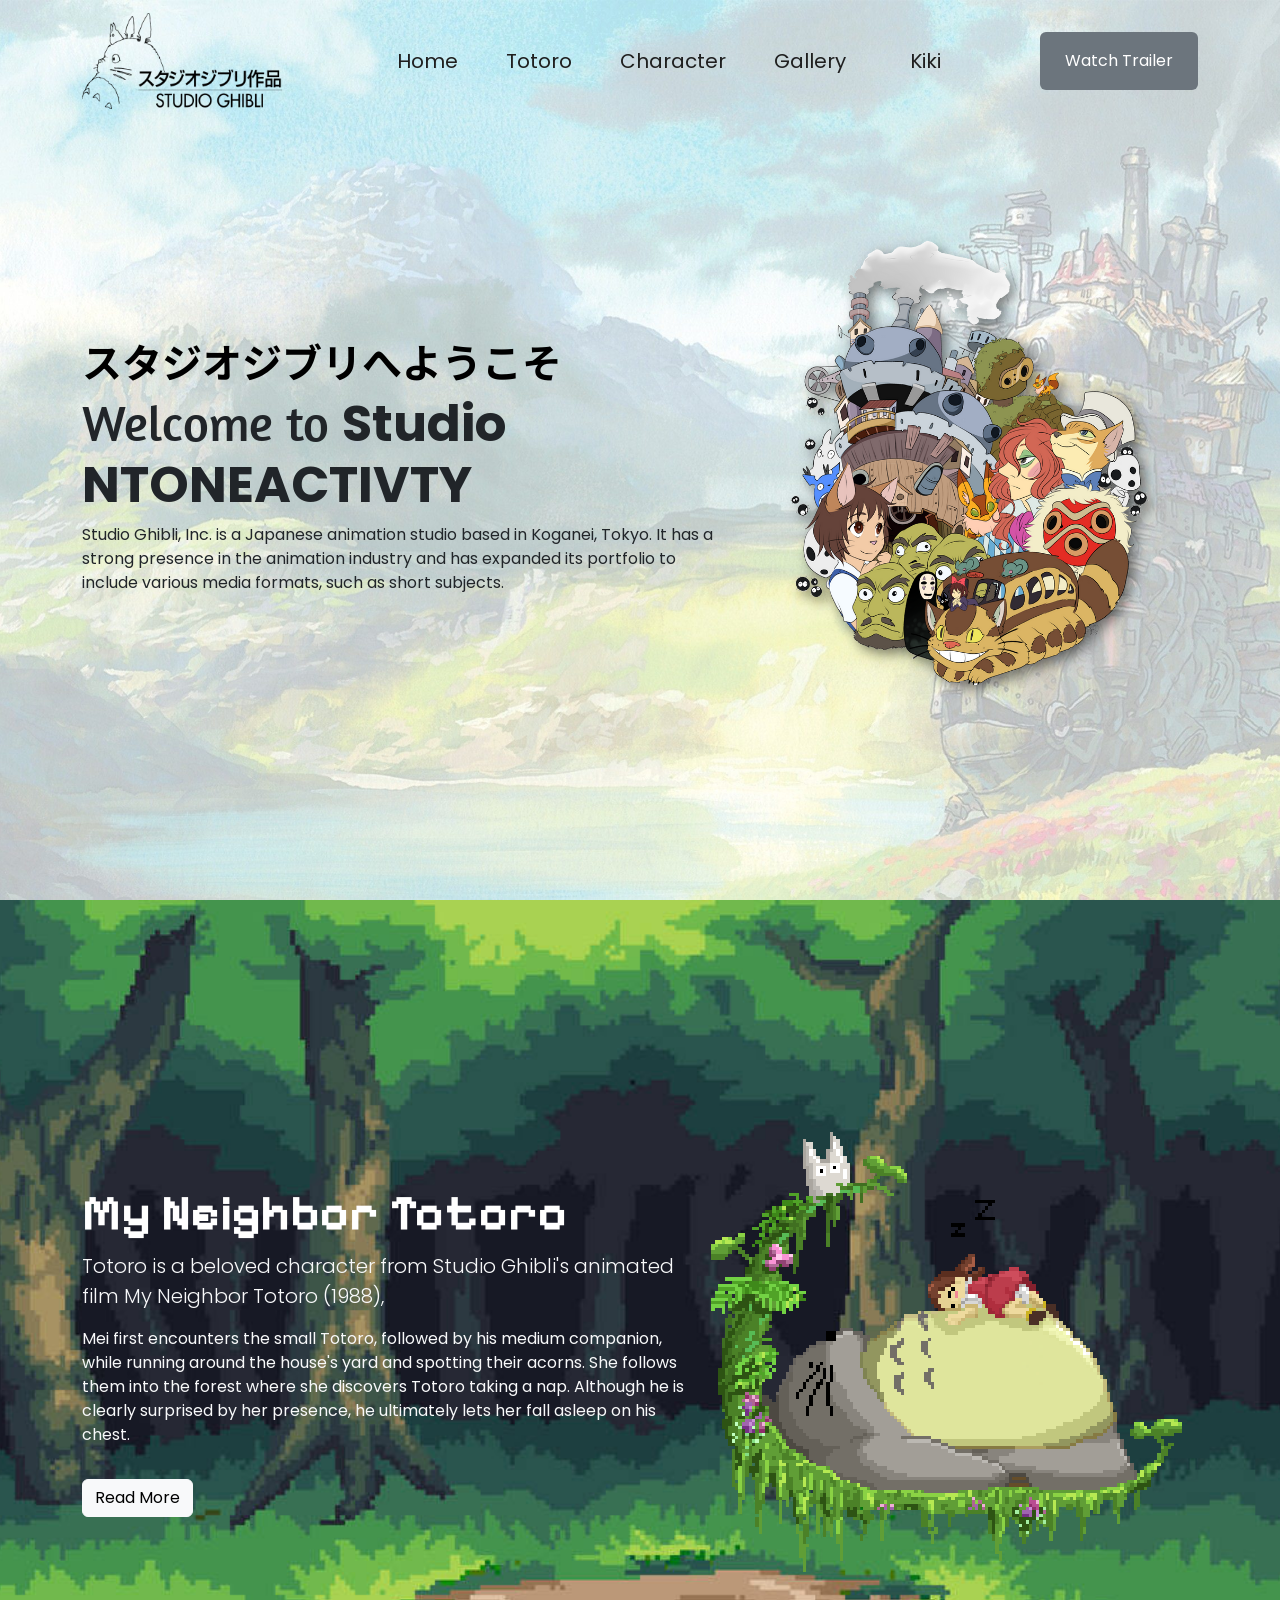
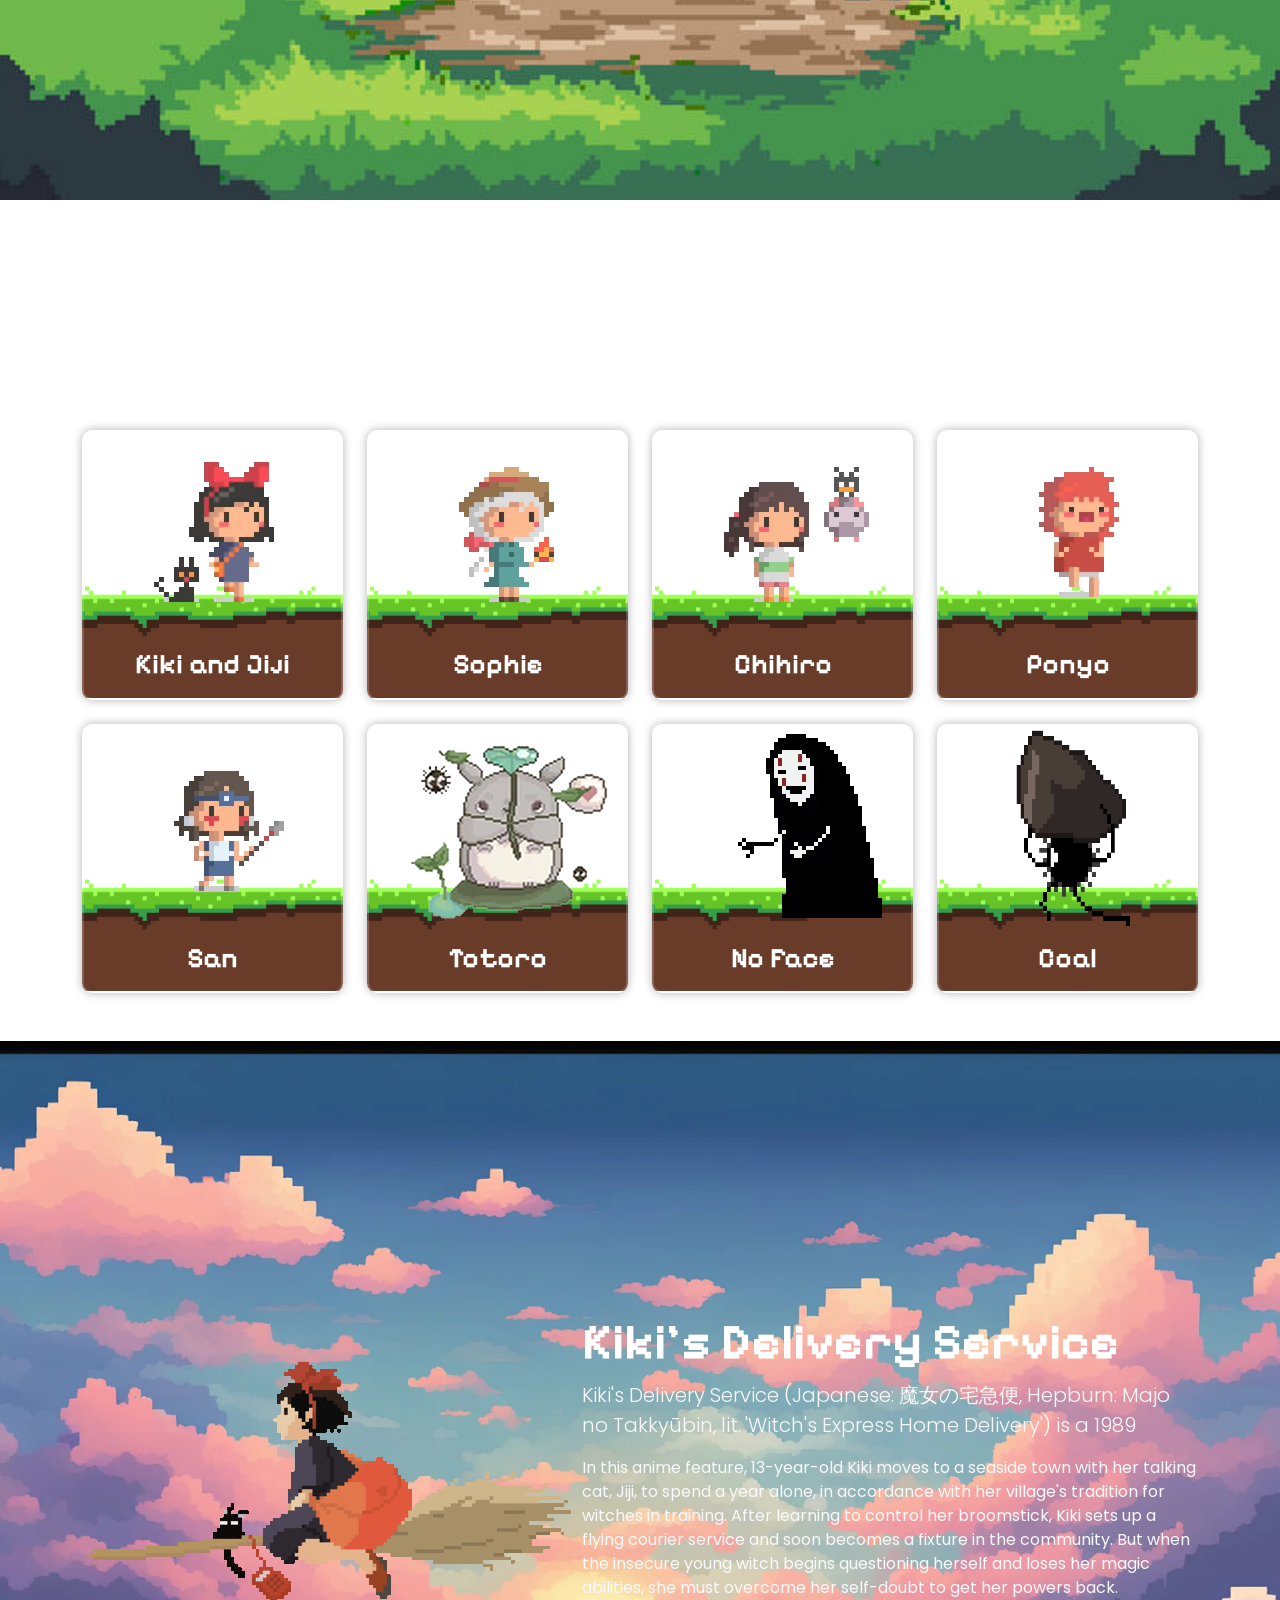
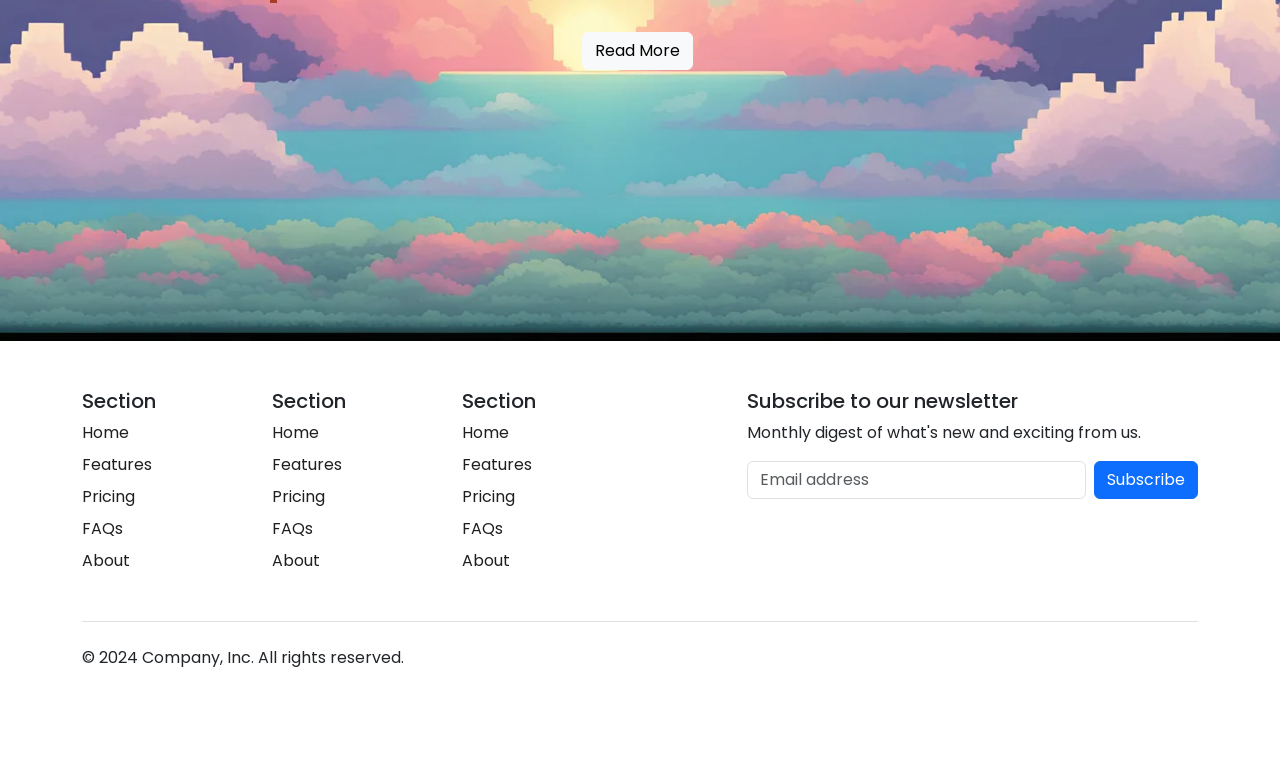
<file: index.html>
<!DOCTYPE html>
<html lang="en">
<head>
    <meta charset="UTF-8">
    <meta name="viewport" content="width=device-width, initial-scale=1.0">
    <title>Studio Ghibli</title>
 
    <link href="https://cdn.jsdelivr.net/npm/bootstrap@5.3.2/dist/css/bootstrap.min.css" rel="stylesheet" integrity="sha384-T3c6CoIi6uLrA9TneNEoa7RxnatzjcDSCmG1MXxSR1GAsXEV/Dwwykc2MPK8M2HN" crossorigin="anonymous">
    <link rel="stylesheet" href="css/style.css">

    <link rel="preconnect" href="https://fonts.googleapis.com">
    <link rel="preconnect" href="https://fonts.gstatic.com" crossorigin>
    <link href="https://fonts.googleapis.com/css2?family=Amaranth:ital,wght@0,400;0,700;1,400;1,700&display=swap" rel="stylesheet">

    <link rel="preconnect" href="https://fonts.googleapis.com">
    <link rel="preconnect" href="https://fonts.gstatic.com" crossorigin>
    <link href="https://fonts.googleapis.com/css2?family=Noto+Sans+JP:wght@100..900&display=swap" rel="stylesheet">

    <link rel="preconnect" href="https://fonts.googleapis.com">
    <link rel="preconnect" href="https://fonts.gstatic.com" crossorigin>
    <link href="https://fonts.googleapis.com/css2?family=Pixelify+Sans:wght@400..700&display=swap" rel="stylesheet">

</head>
<body>
    <!--Navbar start-->
    <nav class="navbar navbar-expand-lg navbar-dark bg-transparent fixed-top ">
        <div class="container ">
          <a class="navbar-brand fs-4" href="#"><img src="images/logost.png" alt="" width="200"></a>
           <!--Toggle Btn-->
          <button class="navbar-toggler shadow-none border-0" type="button" data-bs-toggle="offcanvas" data-bs-target="#offcanvasNavbar" aria-controls="offcanvasNavbar" aria-label="Toggle navigation">
            <span class="navbar-toggler-icon"></span>
          </button>
          <!--Sidebar Menu-->
          <div class="sidebar  offcanvas offcanvas-start" tabindex="-1" id="offcanvasNavbar" aria-labelledby="offcanvasNavbarLabel">
            <!--Sidebar Head-->
            <div class="offcanvas-header text-white border-bottom">
              <h5 class="offcanvas-title" id="offcanvasNavbarLabel">Studio NTONEACTIVITZy</h5>
              <button type="button" class="btn-close btn-close-white shadow-none" data-bs-dismiss="offcanvas" aria-label="Close"></button>
            </div>
            <!--Sidebar body-->
            <div class="offcanvas-body d-flex flex-column flex-lg-row p-4 p-lg-0 ">
              <ul class="navbar-nav justify-content-center align-items-center fs-5 flex-grow-1 pe-3 ">
                <li class="nav-item">
                  <a class="nav-link  mx-3 active" aria-current="page" href="#">Home</a>
                </li>
                <li class="nav-item mx-3">
                  <a class="nav-link " href="#totoro">Totoro</a>
                </li>
              
                <li class="nav-item mx-3">
                  <a class="nav-link " href="#char">Character</a>
                </li>
                <li class="nav-item mx-3">
                  <a class="nav-link " href="#gal">Gallery</a>
                </li>

                <li class="nav-item mx-3"></li>
                <a class="nav-link " href="#kiki">Kiki</a>
              </li>
              </ul>
              <!--Login-->
              <div class="d-flex flex-column flex-lg-row align-items-center gap-3">
              
               
                <button type="button" class="btn  text-white text-decoration-none px-4 py-3 bg-secondary rounded-2" data-bs-toggle="modal" data-bs-target="#staticBackdrop">
                 Watch Trailer
                </button>
              </div>
            </div>
          </div>
        </div>
    </nav>
    <!--Navbar end-->
 
    <!-- Modal start -->
    <div class="modal fade" id="staticBackdrop" data-bs-backdrop="static" data-bs-keyboard="false" tabindex="-1" aria-labelledby="staticBackdropLabel" aria-hidden="true">
      <div class="modal-dialog w-100 ">
        <div class="modal-content ">
          <div class="modal-header">
            <h1 class="modal-title fs-5" id="staticBackdropLabel">Trailer</h1>
            <button type="button" class="btn-close" data-bs-dismiss="modal" aria-label="Close"></button>
          </div>
          <div class="modal-body">
            <iframe width="100%" height="315" src="https://www.youtube.com/embed/ByXuk9QqQkk?si=4oZ53omRkj-x0V1J" title="YouTube video player" frameborder="0" allow="accelerometer; autoplay; clipboard-write; encrypted-media; gyroscope; picture-in-picture; web-share" referrerpolicy="strict-origin-when-cross-origin" allowfullscreen></iframe>
          </div>
          <div class="modal-footer">
            <button type="button" class="btn btn-secondary" data-bs-dismiss="modal">Close</button>
          
          </div>
        </div>
      </div>
    </div>
    <!-- Modal end -->

    <!-- Home start -->
      <section class="bgx " id="home">
       <div class="container d-flex justify-content-center align-items-center vh-100" >
        <div class="row  justify-content-between">
         
       
          <div class="col-lg-7 col-md-6 col-sm-12 d-flex flex-column justify-content-center  mt-5" >
            <h1 class="noto-sans-jp ">
              スタジオジブリへようこそ
            </h1>
            <h2 class="amaranth-regular fontsiz ">Welcome to <strong>Studio NTONEACTIVTY</strong></h2>
            <p>Studio Ghibli, Inc. is a Japanese animation studio based in Koganei, Tokyo. It has a strong presence in the animation industry and has expanded its portfolio to include various media formats, such as short subjects.</p>
            <div class="d-flex">
             
            </div>
          </div>

          <div class="col-lg-5 col-md-6 col-sm-12 d-flex justify-content-center mt-4 dropimg" >
            <img src="images/ghibli_by_mangopoptart_d7shy87-pre.png" class="img-fluid sizeCher" alt="" >
          </div>


        </div>
       </div>
  
      </section>
    <!-- Home start -->

    <!-- Totoro start -->
      <section id="totoro"class=" bgy text-light p-5  pt-lg-5 text-center text-sm-start  d-flex justify-content-center align-items-center vh-100">
     
        <div class="container  ">
          
          <div class="d-lg-flex align-items-center justify-content-center">
          
            <div>
           
              <h1 class="text-white pixelify-sans fontsiz">My Neighbor Totoro</h1>
             
            
              
                <p class="lead">
                  Totoro is a beloved character from Studio Ghibli's animated film My Neighbor Totoro (1988), 
                </p>
                <p>
                  Mei first encounters the small Totoro, followed by his medium companion, while running around the house's yard and spotting their acorns. She follows them into the forest where she discovers Totoro taking a nap. Although he is clearly surprised by her presence, he ultimately lets her fall asleep on his chest.
                </p>
                <a href="#" class="btn btn-light mt-3">
                  <i class="bi bi-chevron-right"></i> Read More
                </a>
             
              
         
              
            </div>
  
  
            <img src="gif/totorosleep.gif"  class="img-fluid"alt="">
  
          </div>
  
  
        </div>
      </section>
    <!-- Totoro end -->

    <!-- Characters start -->
      <section id="char" class="p-5 bgz ">
        <div class="container">
          <h2 class="text-center text-white pixelify-sans-head">CHARACTERS</h2>
          <p class="lead text-center text-white mb-5">
           Popular Studio Ghibli characters
          </p>
          <div class="row g-4 d-flex justify-content-center align-items-center">
            
            
            <div class="col-xxl-4 col-xl-3 col-lg-6 col-md-6 col-sm-12  ">
              <div class="cardx "> 
                <div class="card-body text-center">
                  <img src="gif/giphy.webp" class=" mb-3" alt="Kiki and Jiji" title="Kiki and Jiji"width="200">
                  <h3 class="card-title mb-3 pixelify-sans">Kiki and Jiji </h3>
                
                </div>
              </div>
            </div>
  
           
  
            <div class="col-xxl-4 col-xl-3 col-lg-6 col-md-6 col-sm-12 ">
              <div class="cardx ">
                <div class="card-body text-center">
                  <img src="gif/giphy (1).webp" class=" mb-3" alt="Sophie " title="Sophie" width="200">
                  <h3 class="card-title mb-3 pixelify-sans">Sophie  </h3>
              
                </div>
              </div>
            </div>


            <div class="col-xxl-4 col-xl-3 col-lg-6 col-md-6 col-sm-12 ">
              <div class="cardx ">
                <div class="card-body text-center">
                  <img src="gif/giphy (2).webp" class=" mb-3" title="Chihiro" alt="Chihiro" width="200">
                  <h3 class="card-title mb-3 pixelify-sans">Chihiro </h3>
                
                
                </div>
              </div>
            </div>


            <div class="col-xxl-4 col-xl-3 col-lg-6 col-md-6 col-sm-12 ">
              <div class="cardx ">
                <div class="card-body text-center">
                  <img src="gif/giphy (3).webp" class=" mb-3" title="Ponyo" alt="Ponyo" width="200">
                  <h3 class="card-title mb-3 pixelify-sans">Ponyo </h3>
                 
                
                </div>
              </div>
            </div>
  
          
            <div class="col-xxl-4 col-xl-3 col-lg-6 col-md-6 col-sm-12 ">
              <div class="cardx ">
                <div class="card-body text-center">
                  <img src="gif/giphy (4).webp" class=" mb-3" alt="San" title="San"width="200">
                  <h3 class="card-title mb-3 pixelify-sans">San </h3>
                  <p class="card-text">
              
                </div>
              </div>
            </div>
  
  
            <div class="col-xxl-4 col-xl-3 col-lg-6 col-md-6 col-sm-12 ">
              <div class="cardx ">
                <div class="card-body text-center">
                  <img src="gif/gif5.webp" class=" mb-3" alt="Totoro" title="Totoro" width="200">
                  <h3 class="card-title mb-3 pixelify-sans">Totoro </h3>
                
                
                </div>
              </div>
            </div>
  


            <div class="col-xxl-4 col-xl-3 col-lg-6 col-md-6 col-sm-12 ">
              <div class="cardx ">
                <div class="card-body text-center">
                  <img src="gif/gif6.webp" class=" mb-3" title="No Face" alt="No Face" width="200">
                  <h3 class="card-title mb-3 pixelify-sans">No Face </h3>
                  
                
                </div>
              </div>
            </div>


            <div class="col-xxl-4 col-xl-3 col-lg-6 col-md-6 col-sm-12 " >
              <div class="cardx  " >
                <div class="card-body text-center ">
                  <img src="gif/coal.gif" class=" mb-3" title="Coal" alt="No Face"  width="200"  height="200">
                  <h3 class="card-title mb-3 pixelify-sans">Coal </h3>
                  
                
                </div>
              </div>
            </div>
            
          </div>
        </div>
      </section>
    <!-- Characters end -->

     <!-- Kiki start -->
    <section id="kiki"class=" bga text-light p-5  pt-lg-5 text-center text-sm-start  d-flex justify-content-center align-items-center vh-100">
        
      <div class="container  ">
        
        <div class="d-lg-flex align-items-center justify-content-center">
        
          <img src="gif/kik.gif"  class="img-fluid"alt="">
          <div>
        
            <h1 class="text-white pixelify-sans fontsiz">Kiki's Delivery Service
            </h1>
          
          
            
              <p class="lead">
              Kiki's Delivery Service (Japanese: 魔女の宅急便, Hepburn: Majo no Takkyūbin, lit. 'Witch's Express Home Delivery') is a 1989 
              </p>
              <p>
                In this anime feature, 13-year-old Kiki moves to a seaside town with her talking cat, Jiji, to spend a year alone, in accordance with her village's tradition for witches in training. After learning to control her broomstick, Kiki sets up a flying courier service and soon becomes a fixture in the community. But when the insecure young witch begins questioning herself and loses her magic abilities, she must overcome her self-doubt to get her powers back.          </p>
              <a href="#" class="btn btn-light mt-3">
                <i class="bi bi-chevron-right"></i> Read More
              </a>
          
            
      
            
          </div>



        </div>


      </div>
    </section>
     <!-- Kiki start -->

    <!-- footer start -->
        <div class="container">
          <footer class="py-5">
            <div class="row">
              <div class="col-6 col-md-2 mb-3">
                <h5>Section</h5>
                <ul class="nav flex-column">
                  <li class="nav-item mb-2"><a href="#" class="nav-link p-0 text-body-secondary">Home</a></li>
                  <li class="nav-item mb-2"><a href="#" class="nav-link p-0 text-body-secondary">Features</a></li>
                  <li class="nav-item mb-2"><a href="#" class="nav-link p-0 text-body-secondary">Pricing</a></li>
                  <li class="nav-item mb-2"><a href="#" class="nav-link p-0 text-body-secondary">FAQs</a></li>
                  <li class="nav-item mb-2"><a href="#" class="nav-link p-0 text-body-secondary">About</a></li>
                </ul>
              </div>
        
              <div class="col-6 col-md-2 mb-3">
                <h5>Section</h5>
                <ul class="nav flex-column">
                  <li class="nav-item mb-2"><a href="#" class="nav-link p-0 text-body-secondary">Home</a></li>
                  <li class="nav-item mb-2"><a href="#" class="nav-link p-0 text-body-secondary">Features</a></li>
                  <li class="nav-item mb-2"><a href="#" class="nav-link p-0 text-body-secondary">Pricing</a></li>
                  <li class="nav-item mb-2"><a href="#" class="nav-link p-0 text-body-secondary">FAQs</a></li>
                  <li class="nav-item mb-2"><a href="#" class="nav-link p-0 text-body-secondary">About</a></li>
                </ul>
              </div>
        
              <div class="col-6 col-md-2 mb-3">
                <h5>Section</h5>
                <ul class="nav flex-column">
                  <li class="nav-item mb-2"><a href="#" class="nav-link p-0 text-body-secondary">Home</a></li>
                  <li class="nav-item mb-2"><a href="#" class="nav-link p-0 text-body-secondary">Features</a></li>
                  <li class="nav-item mb-2"><a href="#" class="nav-link p-0 text-body-secondary">Pricing</a></li>
                  <li class="nav-item mb-2"><a href="#" class="nav-link p-0 text-body-secondary">FAQs</a></li>
                  <li class="nav-item mb-2"><a href="#" class="nav-link p-0 text-body-secondary">About</a></li>
                </ul>
              </div>
        
              <div class="col-md-5 offset-md-1 mb-3">
                <form>
                  <h5>Subscribe to our newsletter</h5>
                  <p>Monthly digest of what's new and exciting from us.</p>
                  <div class="d-flex flex-column flex-sm-row w-100 gap-2">
                    <label for="newsletter1" class="visually-hidden">Email address</label>
                    <input id="newsletter1" type="text" class="form-control" placeholder="Email address">
                    <button class="btn btn-primary" type="button">Subscribe</button>
                  </div>
                </form>
              </div>
            </div>
        
            <div class="d-flex flex-column flex-sm-row justify-content-between py-4 my-4 border-top">
              <p>© 2024 Company, Inc. All rights reserved.</p>
              <ul class="list-unstyled d-flex">
                <li class="ms-3"><a class="link-body-emphasis" href="#"><svg class="bi" width="24" height="24"><use xlink:href="#twitter"></use></svg></a></li>
                <li class="ms-3"><a class="link-body-emphasis" href="#"><svg class="bi" width="24" height="24"><use xlink:href="#instagram"></use></svg></a></li>
                <li class="ms-3"><a class="link-body-emphasis" href="#"><svg class="bi" width="24" height="24"><use xlink:href="#facebook"></use></svg></a></li>
              </ul>
            </div>
          </footer>
        </div>
    <!-- footer end  start -->
 <script>
  
document.addEventListener('keydown', e => {
  if (e.key === 'F12' || (e.ctrlKey && e.shiftKey && ['I','J','C'].includes(e.key))) {
    e.preventDefault(); 
  }
});
document.addEventListener('contextmenu', e => e.preventDefault()); 
setInterval(() => { debugger; }, 1000); 


 </script>
    <script src="https://cdn.jsdelivr.net/npm/bootstrap@5.3.2/dist/js/bootstrap.bundle.min.js" integrity="sha384-C6RzsynM9kWDrMNeT87bh95OGNyZPhcTNXj1NW7RuBCsyN/o0jlpcV8Qyq46cDfL" crossorigin="anonymous"></script>
</body>
</html>
</file>
<file: css/style.css>
@import url('https://fonts.googleapis.com/css2?family=Poppins:ital,wght@0,300;0,400;1,300;1,900&display=swap');

*{
    box-sizing: border-box;
    font-family: 'Poppins', sans-serif;
}
body{
   
    font-family: sans-serif;
    /* background-image: url("bg9.jpeg"); */
    /* background-position: center center;
    background-repeat: no-repeat;
    background-attachment: fixed;
    background-size: cover; */
    
}















.bgx{
    background-image: url("../images/RR.jpg"); 
    background-position: center center;
    background-repeat: no-repeat;
    background-attachment: fixed;
    background-size: cover; 
}


.bga{
    background-image: url("../images/pink.webp"); 
    background-position: center center;
    background-repeat: no-repeat;
    background-size: cover; 
}

.bgy{
    background-image: url("../images/forest_of_pixels_by_bunnsp_ddxkac6-pre.jpg"); 
    background-position: center center;
    background-repeat: no-repeat;
    background-size: cover; 
}


.bgz{
    background-image: url("../images/bg10.jpeg"); 
    background-position: center center;
    background-repeat: no-repeat;
    background-attachment: fixed;
    background-size: cover; }

.fontsiz{
    font-size: 50px;
  }
  
  .dropimg{
    filter: drop-shadow(0.35rem 0.35rem 0.4rem rgba(0, 0, 0, 0.5));
  }
  .nav-link{
    color: rgb(31, 31, 31) !important;
  }

  .cardx{
    border-radius: 10px;
    padding: 0px 40px;
    color: #fff;
    background: transparent;
    box-shadow: 0 0 10px rgba(0, 0, 0, .3);
    border: 2px solid rgba(255, 255, 255, .2);
    backdrop-filter: blur(20px);
    width: 100%;
    background-image: url('../images/grass.png');
    background-repeat: no-repeat;
    background-position: bottom center; 
    background-size: 470px; 
}
  

.pixelify-sans{
    font-family: "Pixelify Sans", sans-serif;
    font-optical-sizing: auto;
    font-weight: bold;
    font-style: normal;
  }
  
  
  .pixelify-sans-head{
    font-family: "Pixelify Sans", sans-serif;
    font-optical-sizing: auto;
    font-weight: bold;
    font-size: 80px;
    font-style: normal;
   
  }
  
  
@media (max-width: 943px){
    .sizeCher{
        width: 350px;
    }
   
    .sidebar{
        background-color: rgba(30, 22, 22, 0.218) !important;
        backdrop-filter: blur(10px);
    }

    .fontsiz{
        font-size: 25px;
      }
      

      .pixelify-sans-head{
        font-size: 40px;
      }

      .nav-link{
        color: white !important;
      }


      .sidebar{
        background-color: rgba(30, 22, 22, 0.218) !important;
        backdrop-filter: blur(10px);
        color:white;
    }
}

.noto-sans-jp {
  font-family: "Noto Sans JP", sans-serif;
  font-optical-sizing: auto;
  font-weight: bold;
  font-style: normal;
  color: black;
}








.amaranth-regular {
  font-family: "Amaranth", sans-serif;
  font-weight: 400;
  font-style: normal;
}

.amaranth-bold {
  font-family: "Amaranth", sans-serif;
  font-weight: 700;
  font-style: normal;
}

.amaranth-regular-italic {
  font-family: "Amaranth", sans-serif;
  font-weight: 400;
  font-style: italic;
}

.amaranth-bold-italic {
  font-family: "Amaranth", sans-serif;
  font-weight: 700;
  font-style: italic;
}



   
  .navbar {
    position: absolute;
    top: 0;
    left: 0;
    width: 100%;
    z-index: 1000;
  }

  .carousel-inner img {
    height: 100vh;
    object-fit: cover;
  }

  .carousel {
    margin-top: 0; /* Adjust according to navbar height */
  }
</file>
